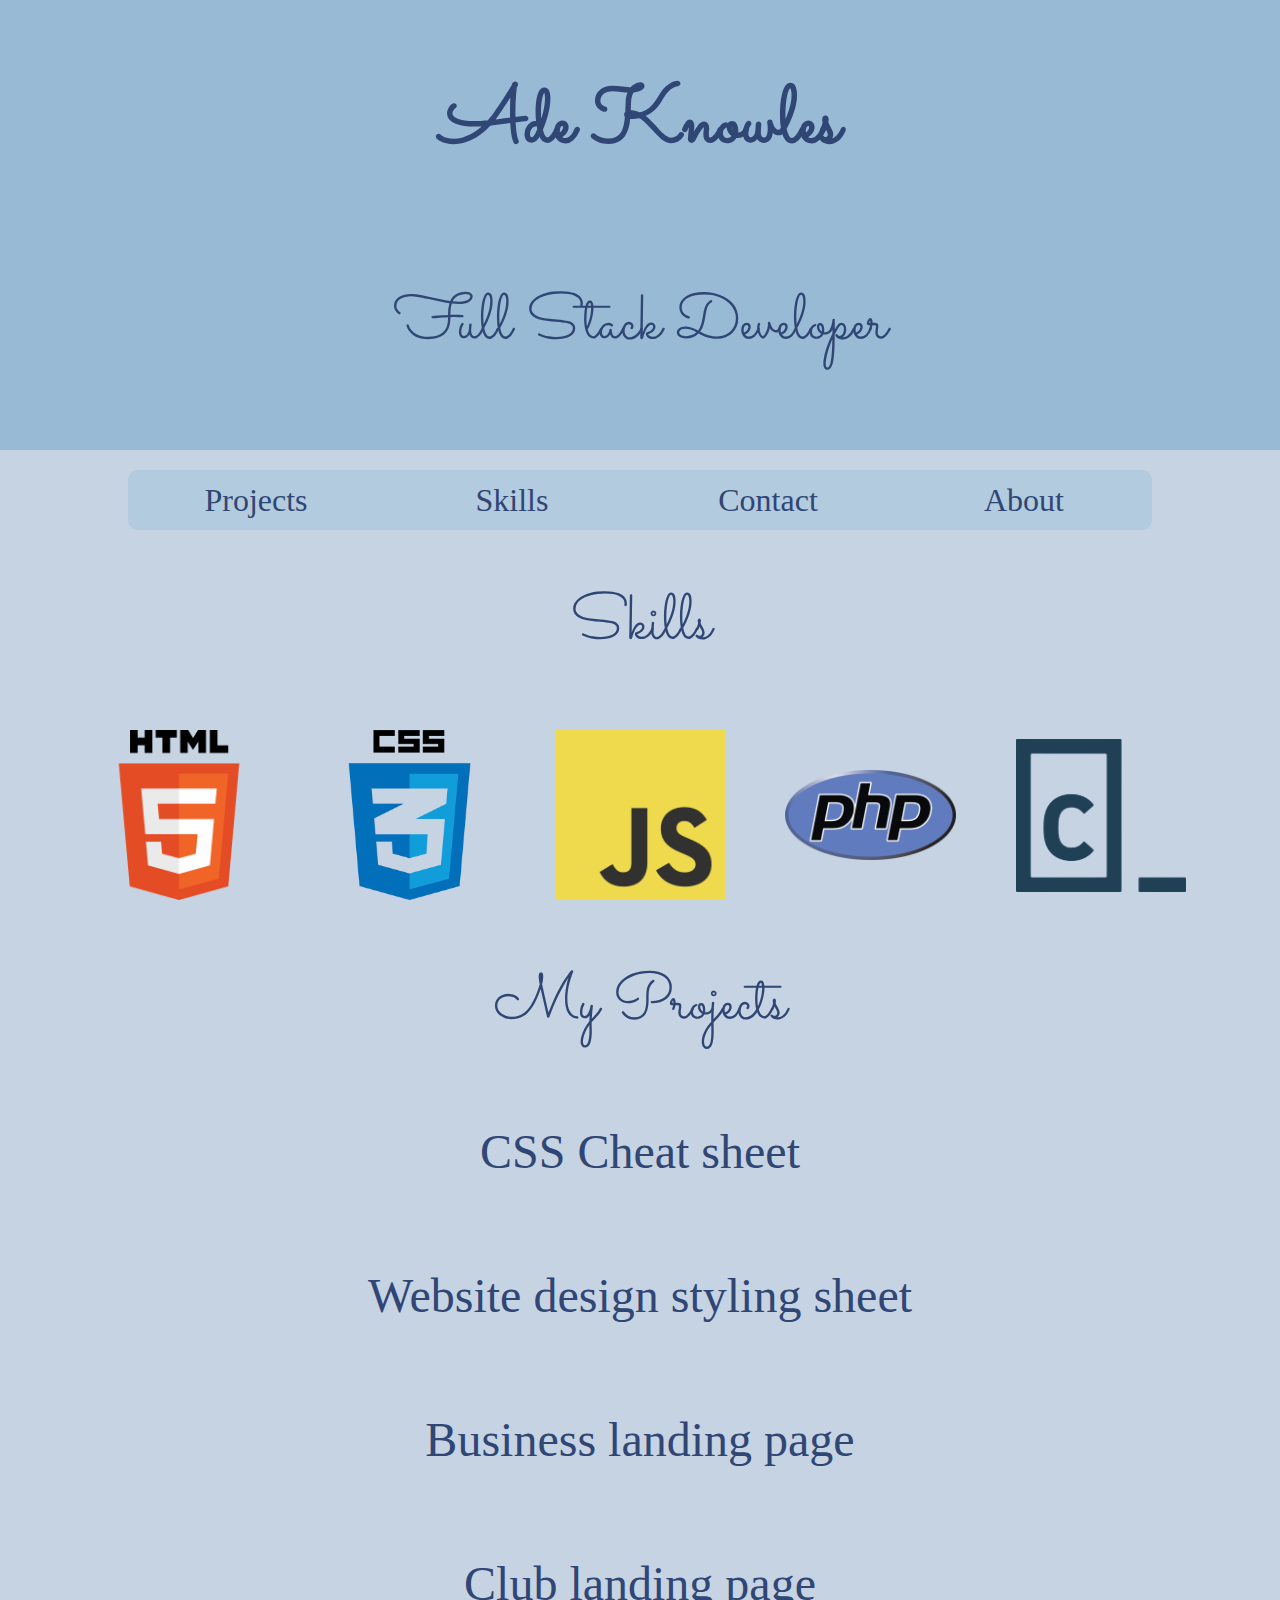
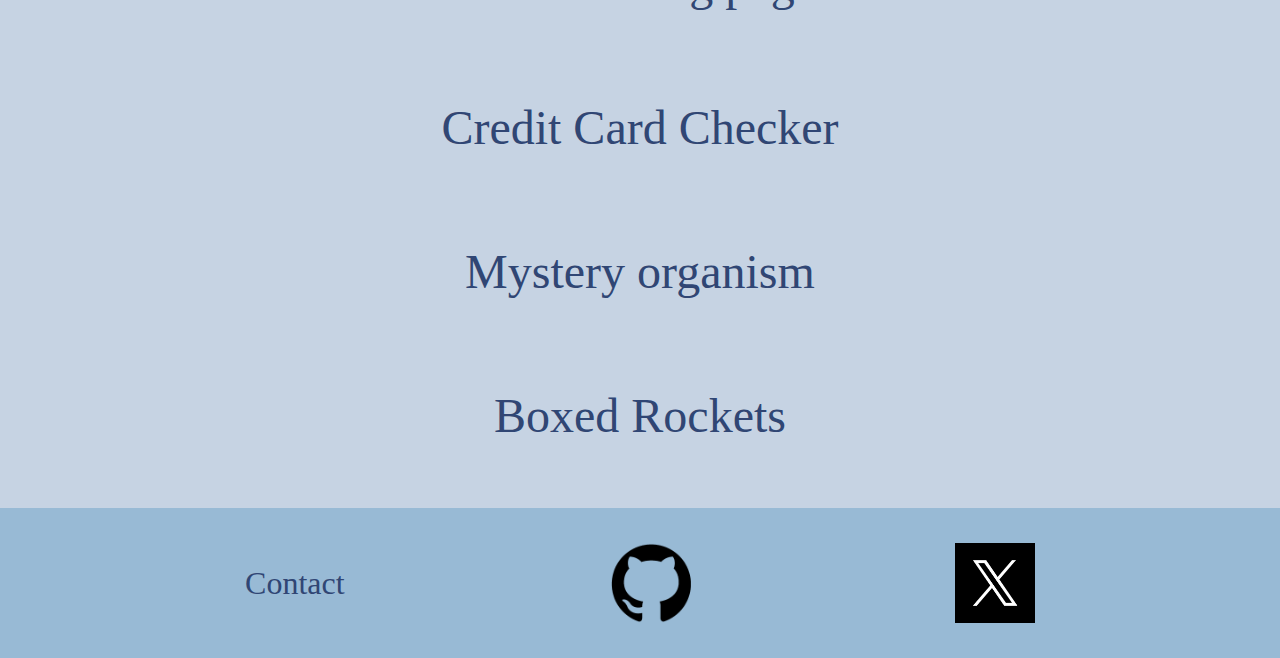
<file: index.html>
<!DOCTYPE html>
<html lang="en">
<head>
  <meta charset="UTF-8">
  <meta name="viewport" content="width=device-width, initial-scale=1.0">
  <title>Ade Knowles || Developer</title>
  <link href="./css/reset.css" rel="stylesheet">
  <link href="./css/styles.css" rel="stylesheet">
  <link rel="preconnect" href="https://fonts.googleapis.com">
  <link rel="preconnect" href="https://fonts.gstatic.com" crossorigin>
  <link href="https://fonts.googleapis.com/css2?family=Inria+Sans:ital,wght@0,300;0,400;0,700;1,300;1,400;1,700&family=Sacramento&display=swap" rel="stylesheet">
  <script src="./scripts/main.js" defer></script>
</head>
<body>
  <header>
    <h1>Ade Knowles</h1>
    <h2>Full Stack Developer</h2>
  </header>
  <nav>
    <ul>
      <li>
        <a href="#projects" id="nav-projects">Projects</a>
      </li>
      <li>
        <a href="#language" id="nav-skills">Skills</a>
      </li>
      <li>
        <a href="./contact/index.html" id="nav-contact">Contact</a>
      </li>
      <li>
        <a href="#" id="nav-about">About</a>
      </li>
    </ul>
  </nav>
  <section id="language">
    <h2>Skills</h2>
    <ul>
      <li id="html"> 
        <img src="./images/HTML5_logo-700x700.png" alt="HTML5 logo linking to all my projects using HTML5">
      </li>
      <li id="css">
        <img src="./images/CSS3_Logo_full-700x988.png" alt="CSS3 logo linking to all my projects using CSS">
      </li>
      <li id="javascript">
        <img src="./images/JavaScript_Logo-700x700.png" alt="JavaScript logo linking to all my projects using JS">
      </li>
      <li id="php">
        <img src="./images/PHP_logo-700x368.png" alt="PHP logo linking to all my projects using PHP">
      </li>
      <li id="codecademy">
        <img src="./images/Codecademy_Logo-700x629.png" alt="Codecademy logo linking to all my projects built whilst learning through Codecademy">
      </li>
    </ul>
  </section>
  <section id="projects">
    <h2>My Projects</h2>
    <ul>
      <li class="project html css codecademy">
        <a href="./codecademy/projects/cheat-sheet/index.html" target="_blank">CSS Cheat sheet</a>
      </li>
      <li class="project html css codecademy">
        <a href="./codecademy/projects/website-design-system-starting/index.html" target="_blank">Website design styling sheet</a>
      </li>
      <li class="project html css codecademy">
        <a href="./codecademy/projects/flexbox-business-site-starting/index.html" target="_blank">Business landing page</a>
      </li>
      <li class="project html css codecademy">
        <a href="./codecademy/projects/club-starting/index.html" target="_blank">Club landing page</a>
      </li>
      <li class="project js codecademy">
        <a href="./codecademy/projects/credit-card-checker/main.js" target="_blank">Credit Card Checker</a>
      </li>
      <li class="project js codecademy">
        <a href="./codecademy/projects/mystery-organism/main.js" target="_blank">Mystery organism</a>
      </li>
      <li class="project html css js php">
        <a href="https://www.boxedrockets.co.uk" target="_blank">Boxed Rockets</a>
      </li>
    </ul>
  </section>
  <footer>
    <ul>
      <li>
        <a href="#" id="nav-contact">Contact</a>
      </li>
      <li>
        <a href="https://github.com/AdeKnowles/">
          <img src="./images/Github-Logo-Transparent-Background-PNG.png" alt="Github logo - linking to my github account">
        </a>
      </li>
      <li>
        <a href="https://twitter.com/?lang=en-gb">
          <img src="./images/X_Logo_account_profile.png" alt="X logo (previously twitter) - linking to X">
        </a>
      </li>
    </ul>
  </footer>
</body>
</html>
</file>
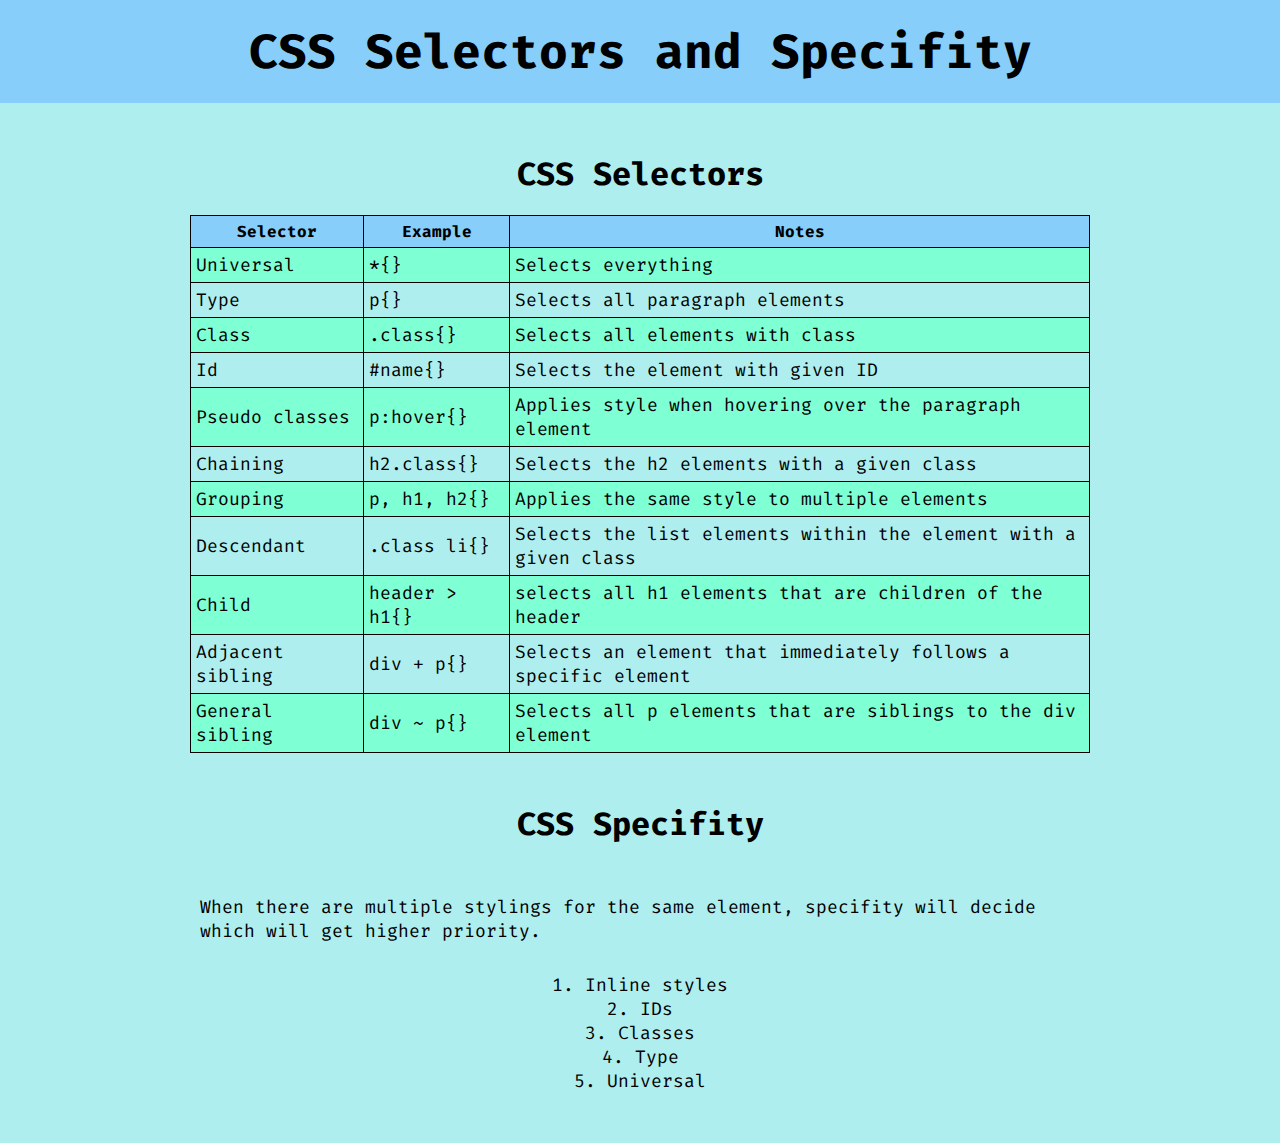
<file: codecademy/projects/cheat-sheet/index.html>
<!DOCTYPE html>
<html lang="en">
<head>
    <meta charset="UTF-8">
    <meta name="viewport" content="width=device-width, initial-scale=1.0">
    <title>CSS Cheat Sheet: Selectors and Specifity</title>
    <link href="styles.css" rel="stylesheet">
    <link rel="preconnect" href="https://fonts.googleapis.com">
    <link rel="preconnect" href="https://fonts.gstatic.com" crossorigin>
    <link href="https://fonts.googleapis.com/css2?family=Fira+Code:wght@300;400;700&display=swap" rel="stylesheet">
</head>
<body>
    <header>
        <h1>CSS Selectors and Specifity</h1>
    </header>
    <main>
        <section>
            <h2>CSS Selectors</h2>
            <table>
                <thead>
                    <tr>
                        <th>Selector</th>
                        <th>Example</th>
                        <th>Notes</th>
                    </tr>
                    <tr>
                        <td>Universal</td>
                        <td>*{}</td>
                        <td>Selects everything</td>
                    </tr>
                    <tr>
                        <td>Type</td>
                        <td>p{}</td>
                        <td>Selects all paragraph elements</td>
                    </tr>
                    <tr>
                        <td>Class</td>
                        <td>.class{}</td>
                        <td>Selects all elements with class</td>
                    </tr>
                    <tr>
                        <td>Id</td>
                        <td>#name{}</td>
                        <td>Selects the element with given ID</td>
                    </tr>
                    <tr>
                        <td>Pseudo classes</td>
                        <td>p:hover{}</td>
                        <td>Applies style when hovering over the paragraph element</td>
                    </tr>
                    <tr>
                        <td>Chaining</td>
                        <td>h2.class{}</td>
                        <td>Selects the h2 elements with a given class</td>
                    </tr>
                    <tr>
                        <td>Grouping</td>
                        <td>p, h1, h2{}</td>
                        <td>Applies the same style to multiple elements</td>
                    </tr>
                    <tr>
                        <td>Descendant</td>
                        <td>.class li{}</td>
                        <td>Selects the list elements within the element with a given class</td>
                    </tr>
                    <tr>
                        <td>Child</td>
                        <td>header > h1{}</td>
                        <td>selects all h1 elements that are children of the header</td>
                    </tr>
                    <tr>
                        <td>Adjacent sibling</td>
                        <td>div + p{}</td>
                        <td>Selects an element that immediately follows a specific element</td>
                    </tr>
                    <tr>
                        <td>General sibling</td>
                        <td>div ~ p{}</td>
                        <td>Selects all p elements that are siblings to the div element</td>
                    </tr>
                </thead>
            </table>
        </section>
        <section>
            <h2>CSS Specifity</h2>
            <p>When there are multiple stylings for the same element, specifity will decide which will get higher priority.</p>
            <ol>
                <li>Inline styles</li>
                <li>IDs</li>
                <li>Classes</li>
                <li>Type</li>
                <li>Universal</li>
            </ol>
        </section>
    </main>
</body>
</html>
</file>
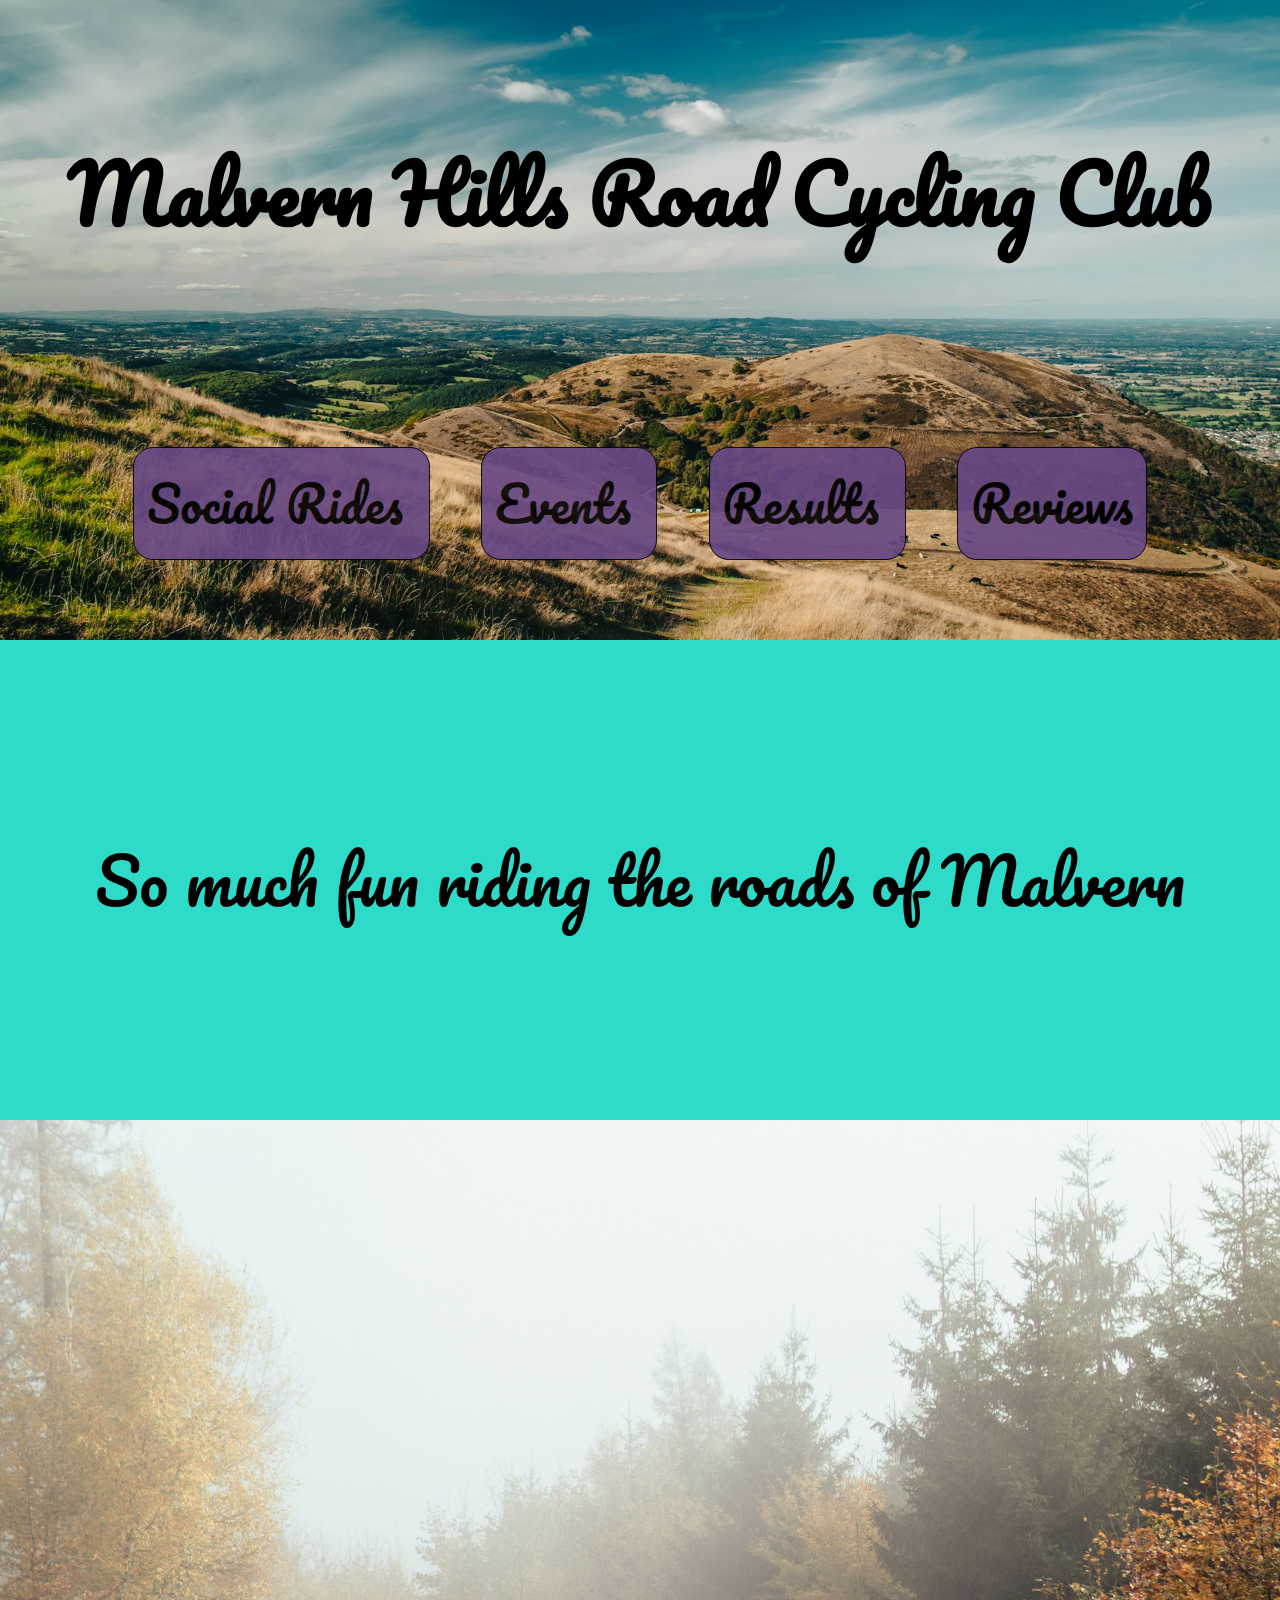
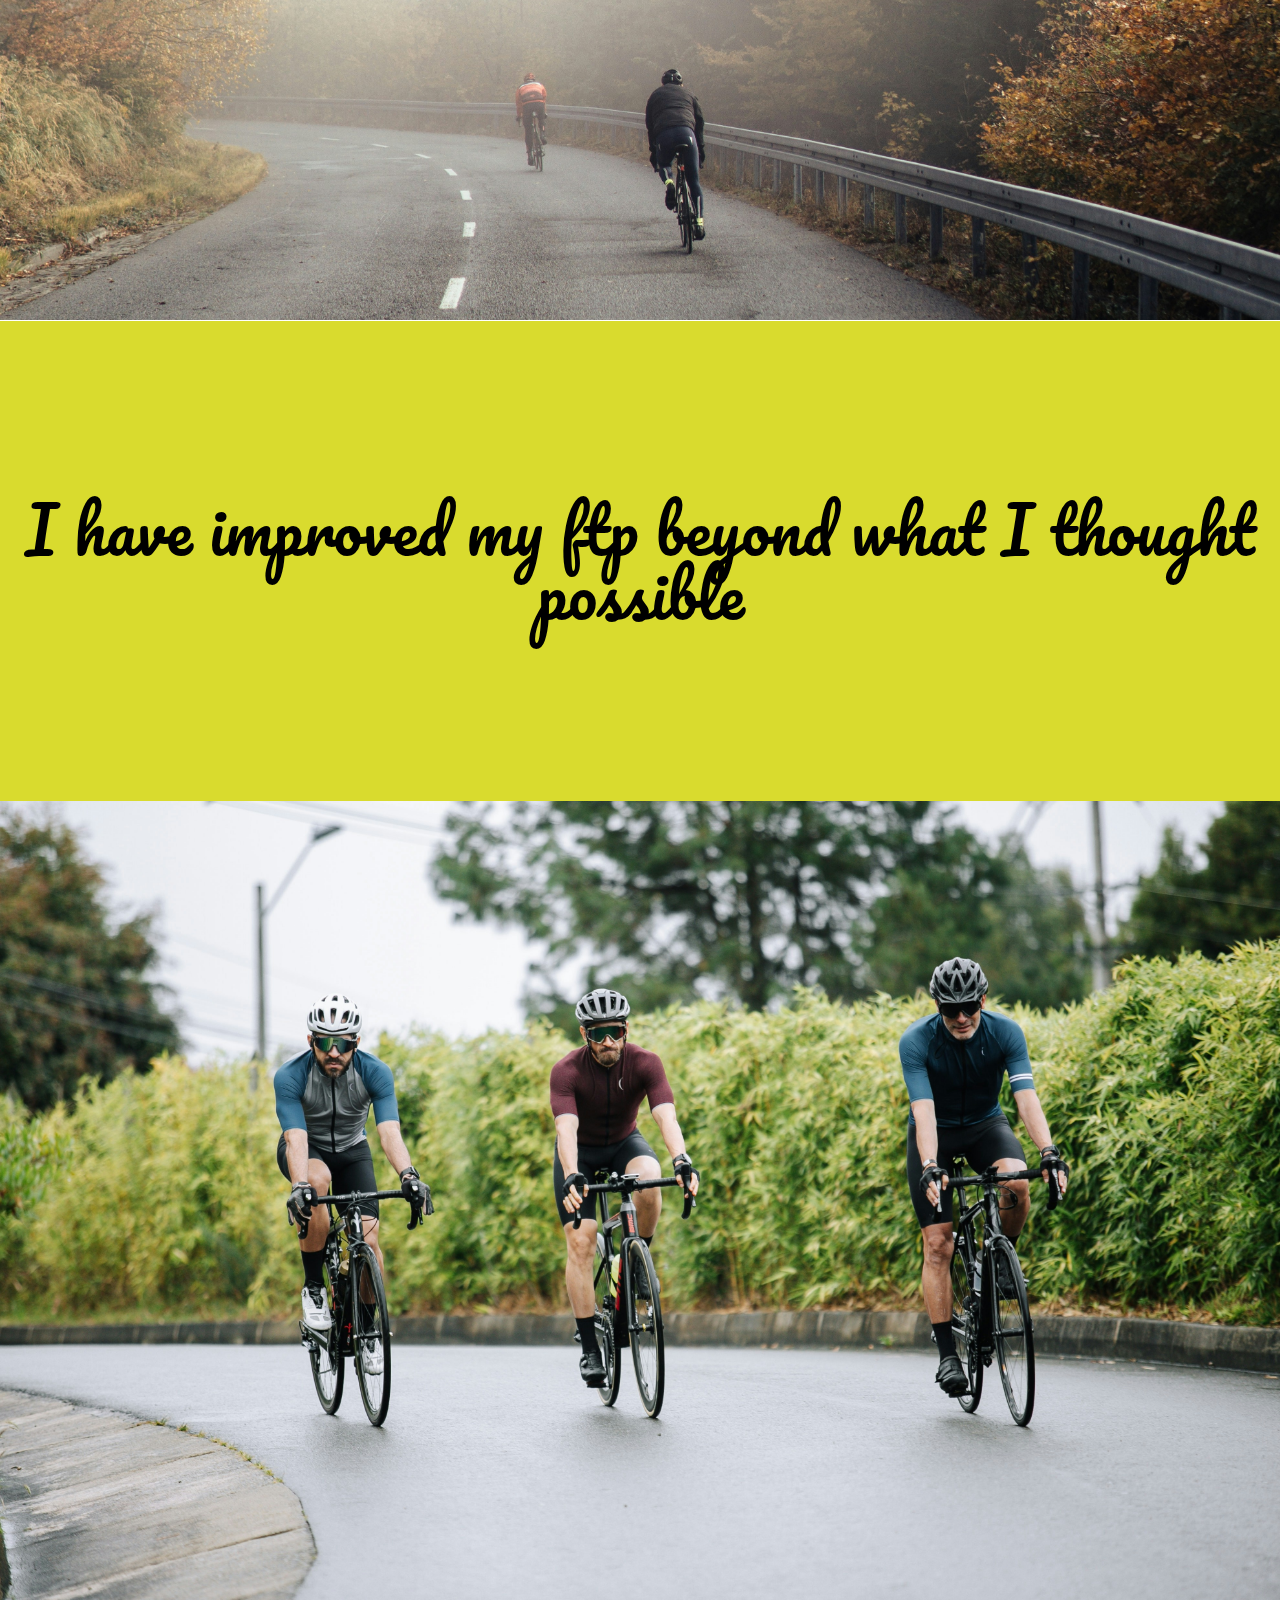
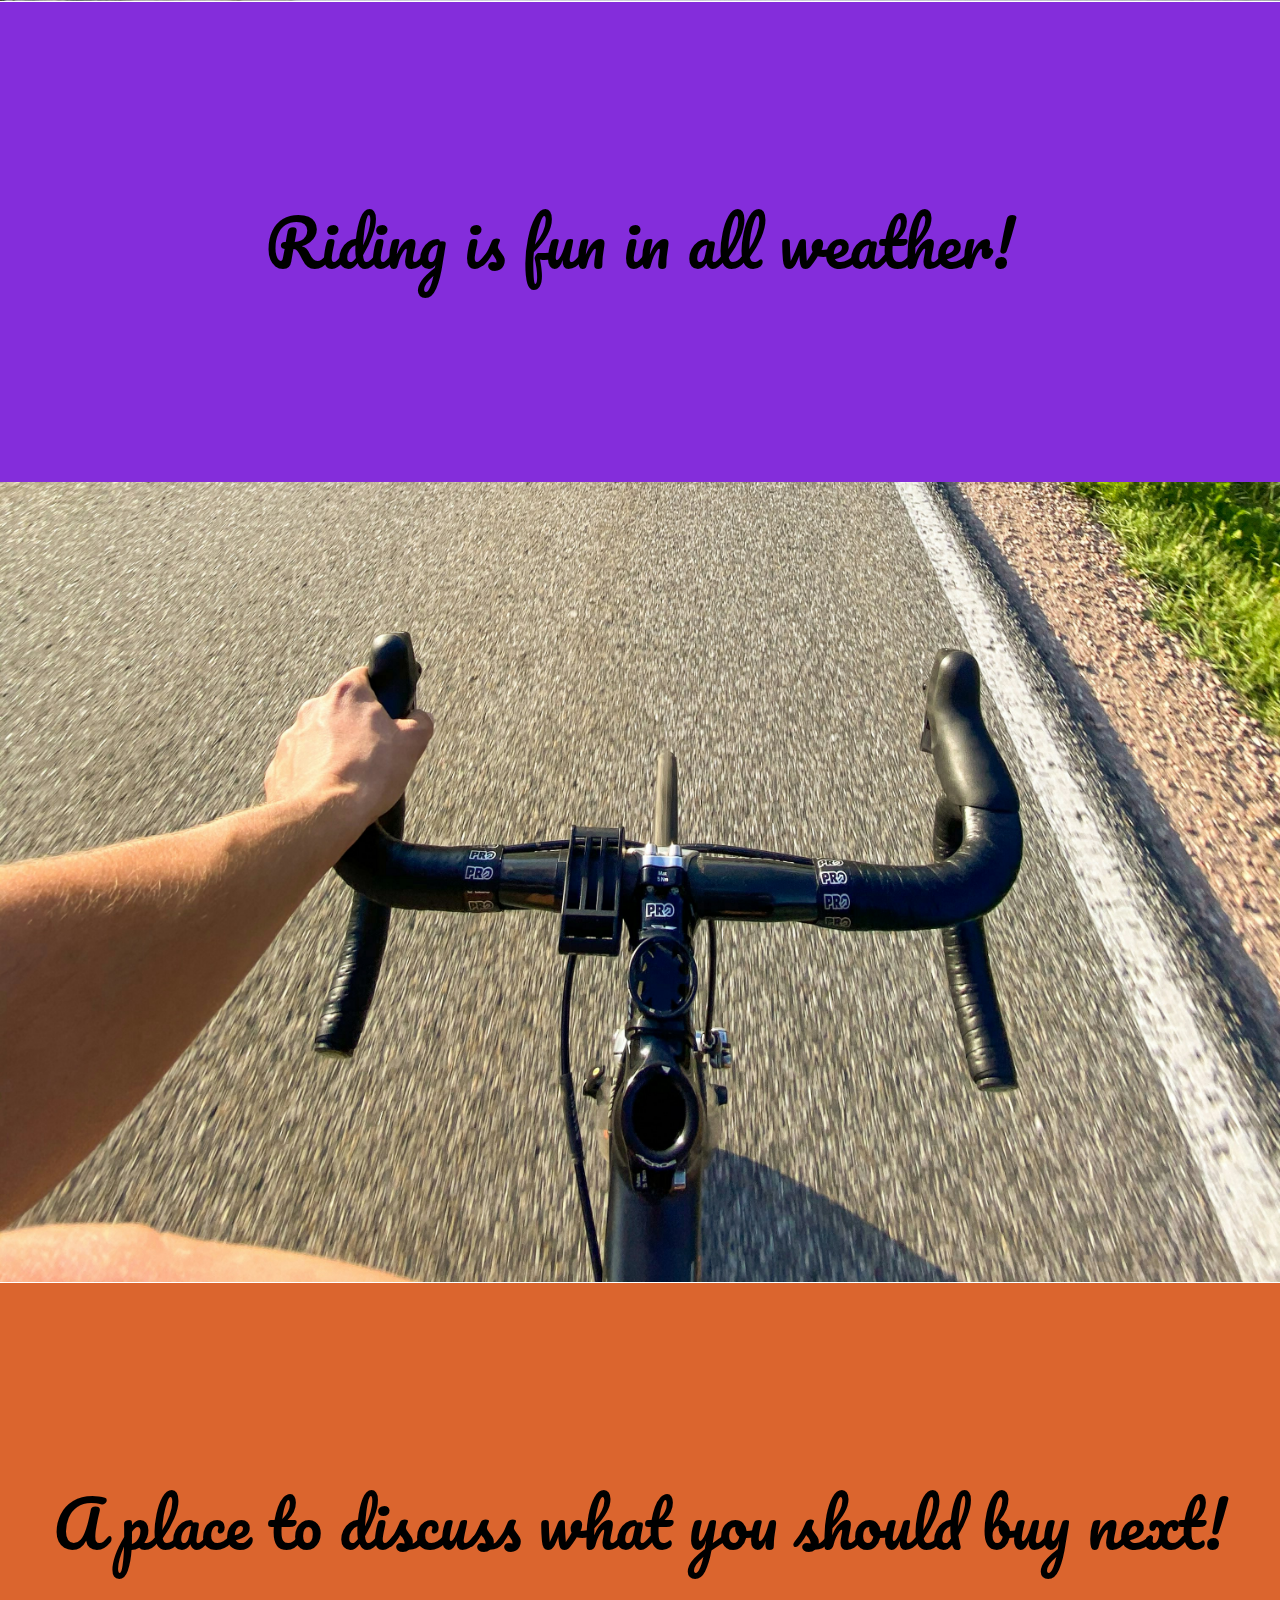
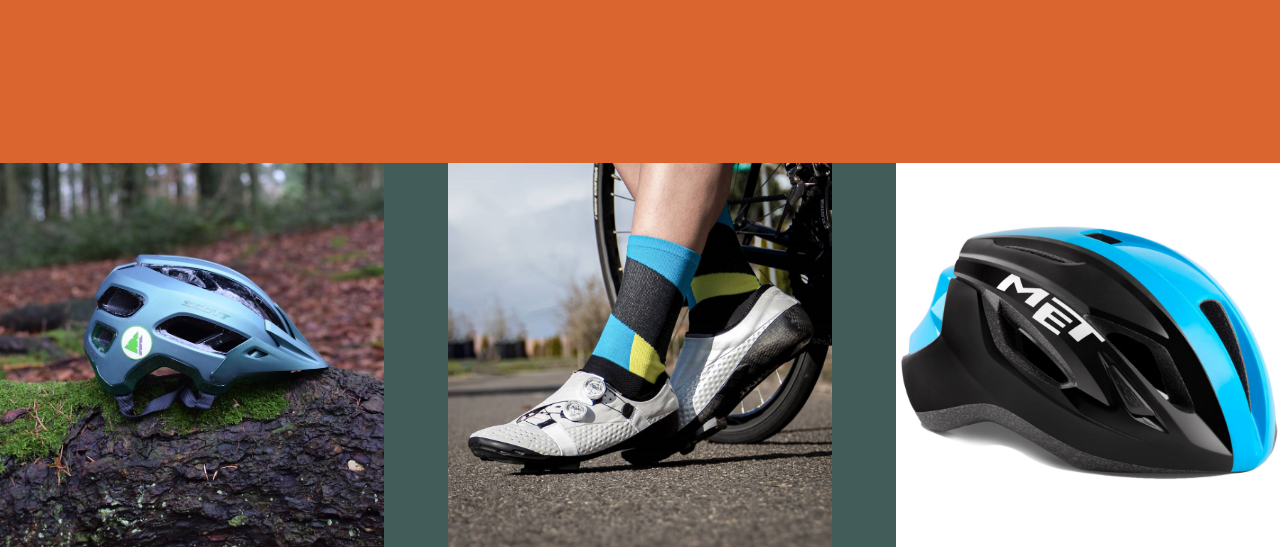
<file: codecademy/projects/club-starting/index.html>
<!DOCTYPE html>
<html lang="en">
<head>
    <meta charset="UTF-8">
    <meta name="viewport" content="width=device-width, initial-scale=1.0">
    <title>Malvern Hills Road Cycling Club</title>
    <link href="./reset.css" rel="stylesheet">
    <link href="./styles.css" rel="stylesheet">
    <link rel="preconnect" href="https://fonts.googleapis.com">
    <link rel="preconnect" href="https://fonts.gstatic.com" crossorigin>
    <link href="https://fonts.googleapis.com/css2?family=Pacifico&display=swap" rel="stylesheet">
</head>
<body>
    <header>
        <h1>Malvern Hills Road Cycling Club</h1>
        <nav>
            <ul>
                <li>
                    <a href="#">Social Rides</a>
                </li>
                <li>
                    <a href="#">Events</a>
                </li>
                <li>
                    <a href="#">Results</a>
                </li>
                <li>
                    <a href="#">Reviews</a>
                </li>
            </ul>
        </nav>
    </header>
    <main>
        <section id="cycling">
            <h2 class="road1">So much fun riding the roads of Malvern</h2>
            <img src="./images/road1.jpg" class="road-img1">
            <h2 class="road2">I have improved my ftp beyond what I thought possible</h2>
            <img src="./images/road2.jpg" class="road-img2">
            <h2 class="road3">Riding is fun in all weather!</h2>
            <img src="./images/road3.jpg" class="road-img3">
        </section>
        <section id="reviews">
            <h2 class="review">A place to discuss what you should buy next!</h2>
            <img src="./images/bicycle-helmet.jpg" class="review-img">
            <img src="./images/shoes.jpg" class="review-img">
            <img src="./images/bike-helmet.jpg" class="review-img">
        </section>
    </main>
</body>
</html>
</file>
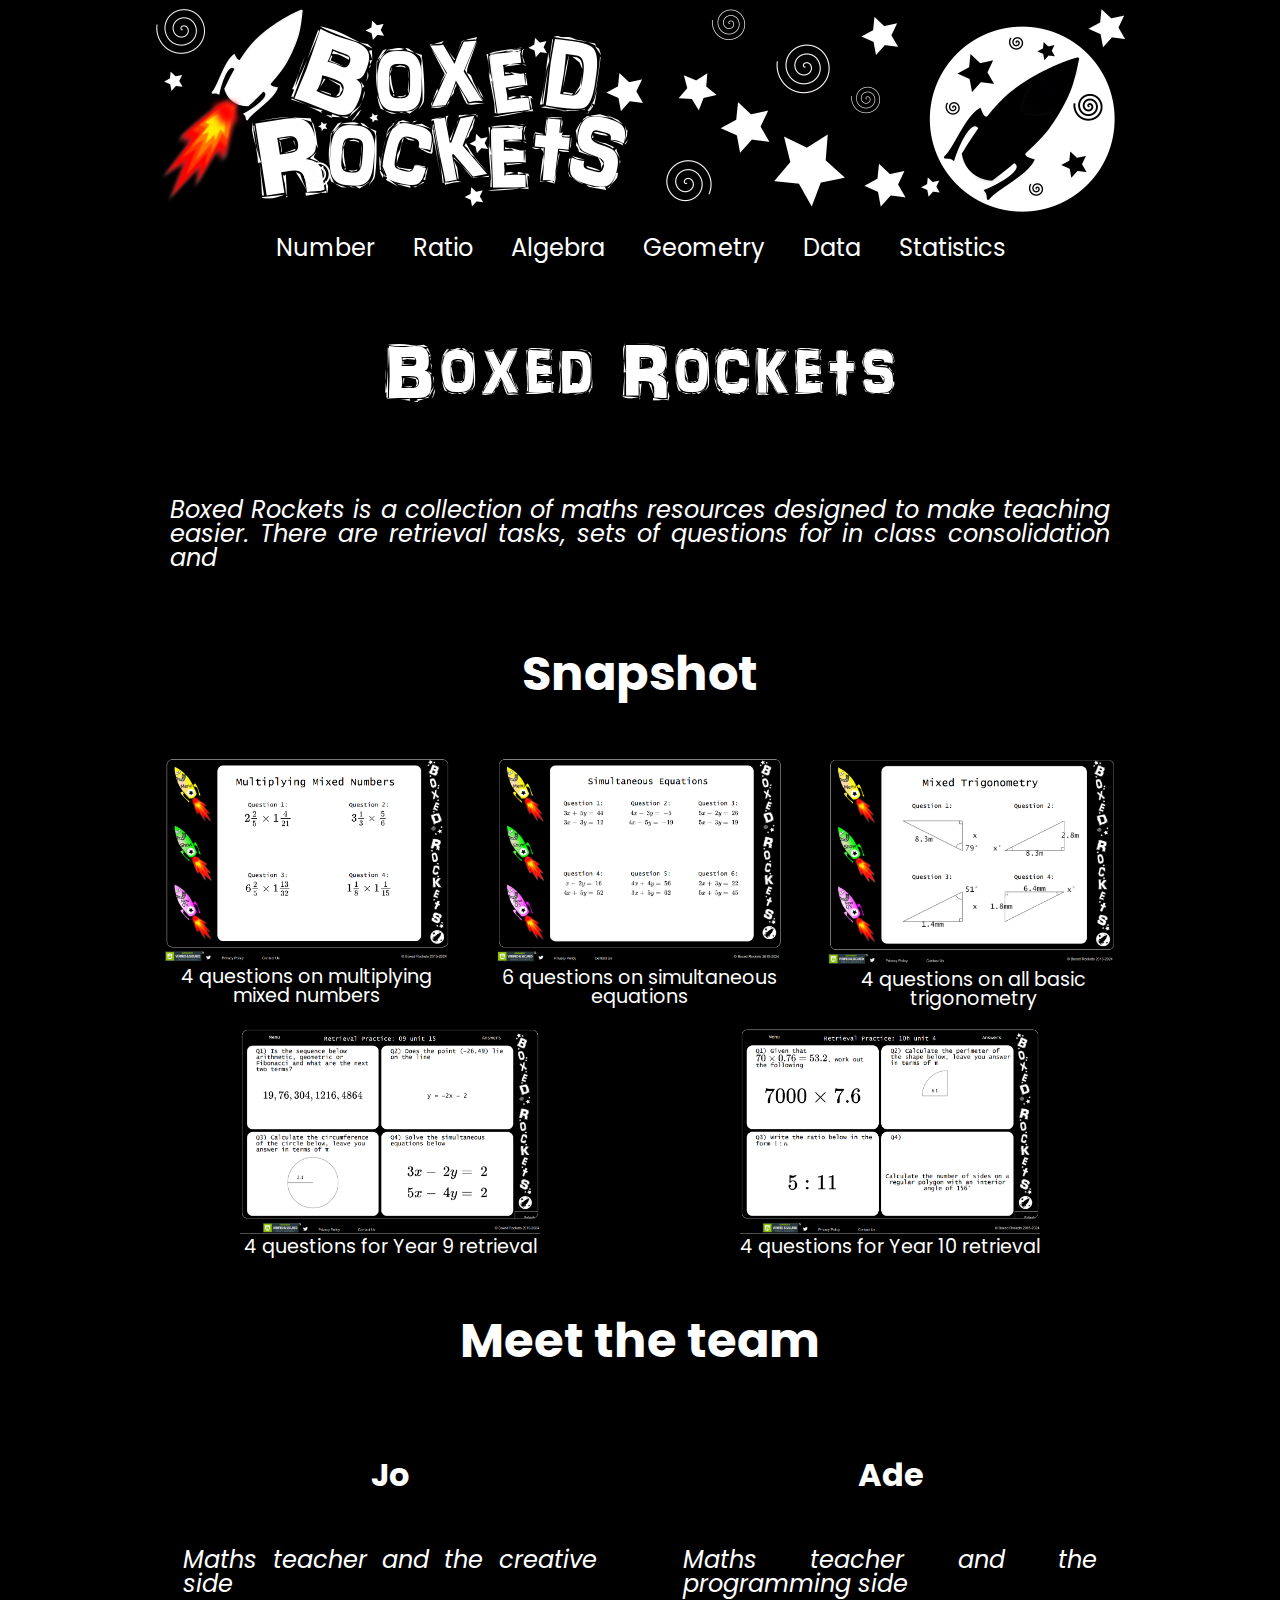
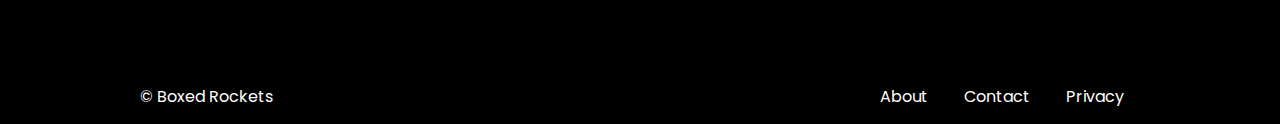
<file: codecademy/projects/flexbox-business-site-starting/index.html>
<!DOCTYPE html>
<html lang="en">
<head>
  <meta charset="UTF-8">
  <meta name="viewport" content="width=device-width, initial-scale=1.0">
  <link rel="shortcut icon" href="./64favicon.ico" type="image/x-icon">
  <link href="./resources/css/reset.css" rel="stylesheet">
  <link href="./resources/css/styles.css" rel="stylesheet">
  <link rel="preconnect" href="https://fonts.googleapis.com">
  <link rel="preconnect" href="https://fonts.gstatic.com" crossorigin>
  <link href="https://fonts.googleapis.com/css2?family=Poppins:ital,wght@0,100;0,200;0,300;0,400;0,500;0,600;0,700;0,800;0,900;1,100;1,200;1,300;1,400;1,500;1,600;1,700;1,800;1,900&display=swap" rel="stylesheet">
  <title>Boxed Rockets: maths resources for the classroom</title>
</head>
<body>
  <header>
    <img src="./resources/images/header.png" alt="Boxed Rockets: ideas to rocket up your classroom">
    <nav class="desktop">
      <ul>
        <li>
          <a href="#">Number</a>
        </li>
        <li>
          <a href="#">Ratio</a>
        </li>
        <li>
          <a href="#">Algebra</a>
        </li>
        <li>
          <a href="#">Geometry</a>
        </li>
        <li>
          <a href="#">Data</a>
        </li>
        <li>
          <a href="#">Statistics</a>
        </li>
      </ul>
    </nav>
    <nav class="mobile">
      <ul>
        <li>
          <a href="#">N</a>
        </li>
        <li>
          <a href="#">R</a>
        </li>
        <li>
          <a href="#">A</a>
        </li>
        <li>
          <a href="#">G</a>
        </li>
        <li>
          <a href="#">D</a>
        </li>
        <li>
          <a href="#">S</a>
        </li>
      </ul>
    </nav>
  </header>
  <main>
    <section id="about">
      <h1>Boxed Rockets</h1>
      <p>Boxed Rockets is a collection of maths resources designed to make teaching easier. There are retrieval tasks, sets of questions for in class consolidation and </p>
    </section>
    <section id="preview">
      <h2>Snapshot</h2>
      <div class="preview top left">
        <img src="./resources/images/sample-image-1.png" alt="Example of multiplying mixed numbers">
        <h3>4 questions on multiplying mixed numbers</h3>
      </div>
      <div class="preview top middle">
        <img src="./resources/images/sample-image-2.png" alt="Example of simultaneous equations">
        <h3>6 questions on simultaneous equations</h3>
      </div>
      <div class="preview top right">
        <img src="./resources/images/sample-image-3.png" alt="Example of trigonometry">
        <h3>4 questions on all basic trigonometry</h3>
      </div>
      <div class="preview bottom left">
        <img src="./resources/images/sample-image-4.png" alt="Example of Key Stage 3 retrieval">
        <h3>4 questions for Year 9 retrieval</h3>
      </div>
      <div class="preview bottom right">
        <img src="./resources/images/sample-image-5.png" alt="Example of Key Stage 4 retrieval">
        <h3>4 questions for Year 10 retrieval</h3>
      </div>
    </section>
    <section id="about">
      <h2>Meet the team</h2>
      <div class="about jo">
        <h3>Jo</h3>
        <p>Maths teacher and the creative side</p>
      </div>
      <div class="about ade">
        <h3>Ade</h3>
        <p>Maths teacher and the programming side</p>
      </div>
    </section>
  </main>
  <footer>
    <p>&#169; Boxed Rockets</p>
    <ul>
      <li>
        <a href="#">About</a>
      </li>
      <li>
        <a href="#">Contact</a>
      </li>
      <li>
        <a href="#">Privacy</a>
      </li>
    </ul>
  </footer>
</body>
</html>
</file>
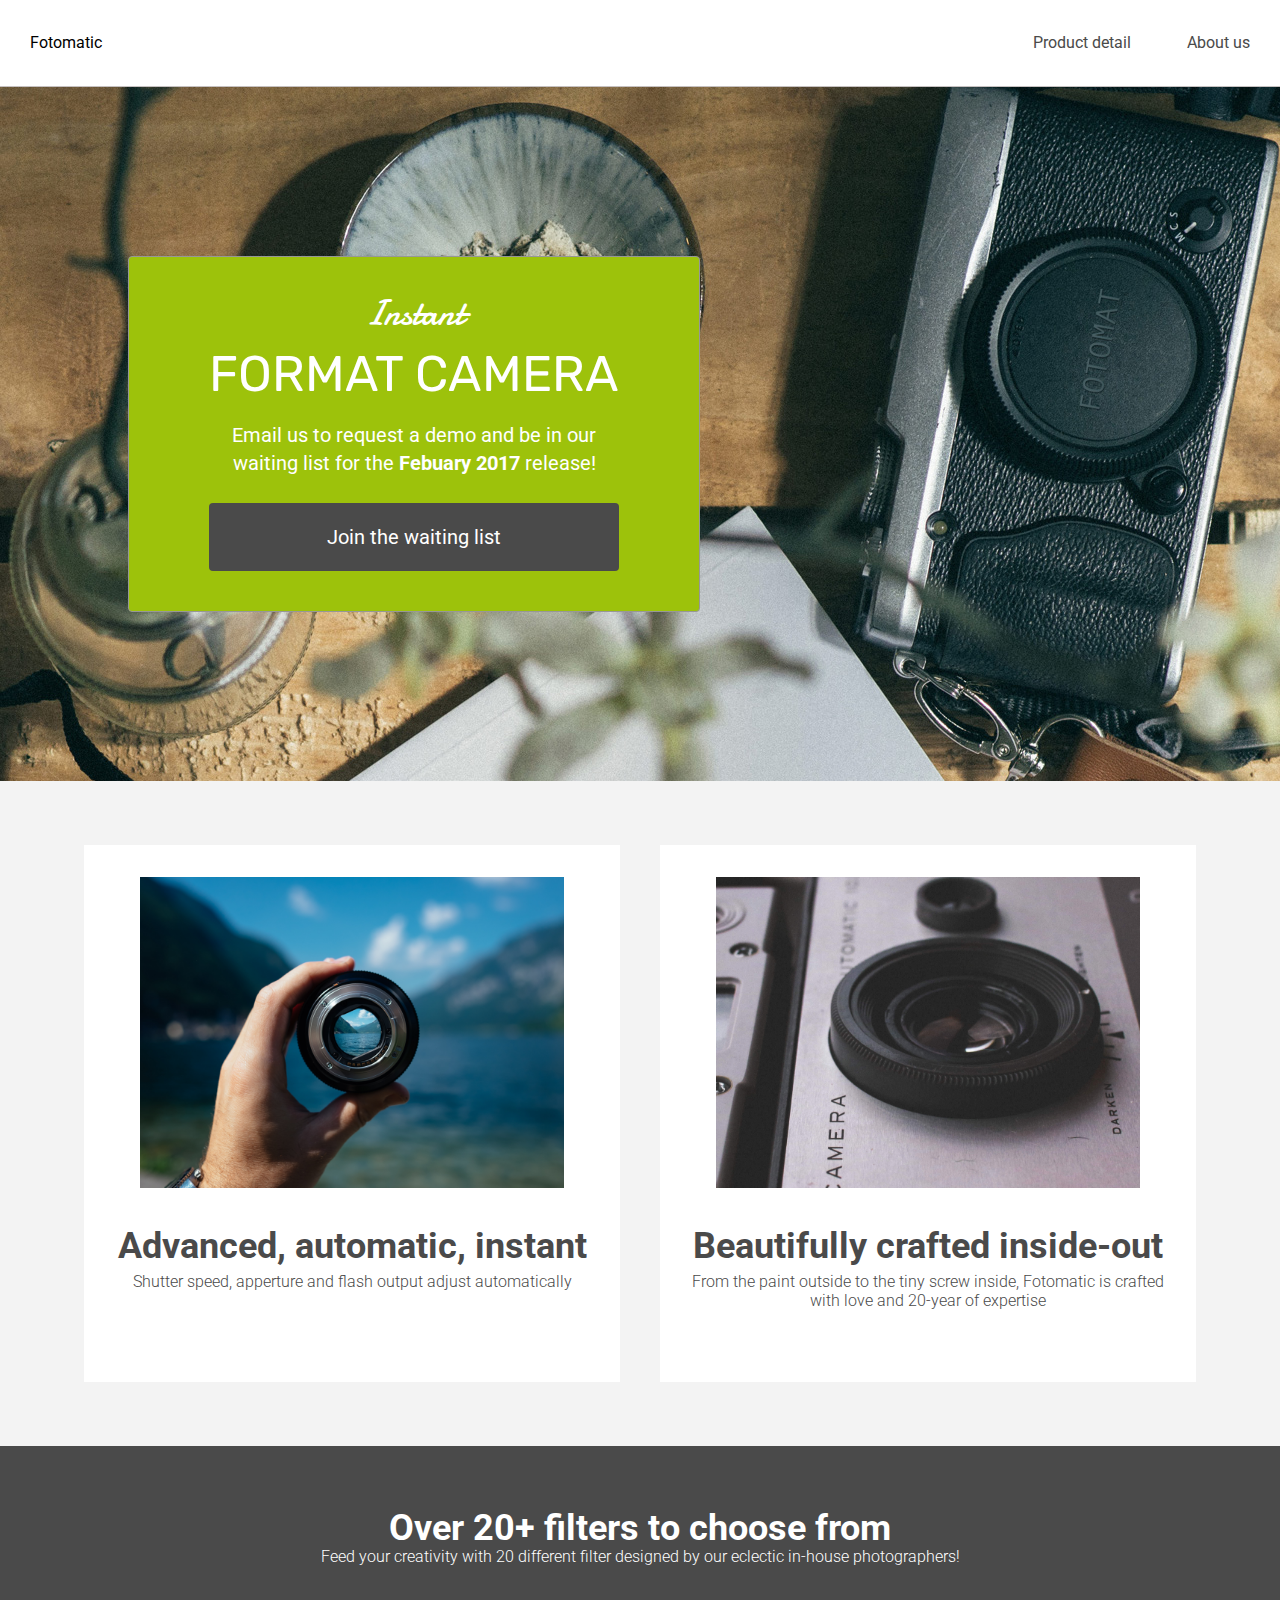
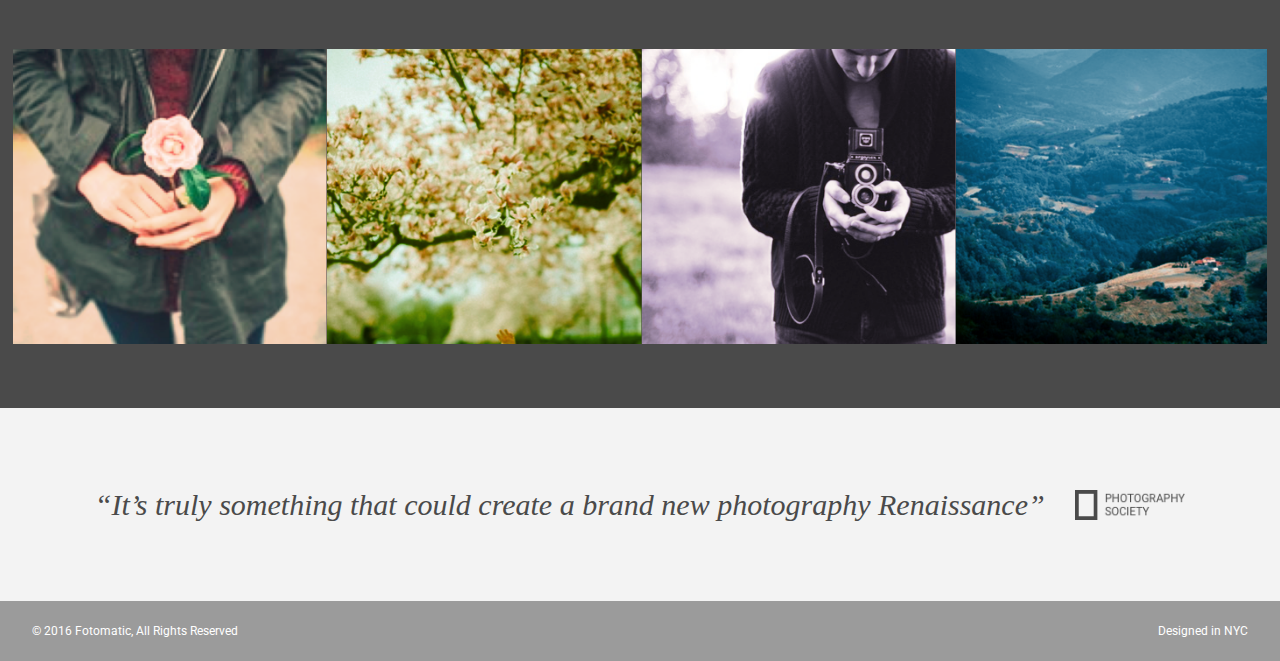
<file: codecademy/projects/fotomatic/index.html>
<!DOCTYPE html>
<html>
<head>
  <link href="https://fonts.googleapis.com/css?family=Damion" rel="stylesheet">
  <link href="https://fonts.googleapis.com/css?family=Rubik" rel="stylesheet">
  <link href="https://fonts.googleapis.com/css?family=Roboto:300,400,600,700" rel="stylesheet">
  <link rel="stylesheet" href="./resources/css/reset.css">
  <link rel="stylesheet" href="./resources/css/style.css">
  <meta charset="UTF-8">
  <meta name="viewport" content="width=device-width, initial-scale=1">
</head>
<body>
  <!-- Header -->
  <header>
    <div class="content">
      <a href="index.html" class="desktop logo">Fotomatic</a>
      <nav class="desktop">
        <ul>
          <li><a href="#">Product detail</a></li>
          <li><a href="#">About us</a></li>
          <li><a href="https://www.instagram.com/">Follow us <img class="icon" src="./resources/images/instagram.png"></a></li>
        </ul>
      </nav>
      <nav class="mobile">
        <ul>
          <li><a href="#"><img src="./resources/images/ic-logo.svg"></a></li>
          <li><a href="#"><img src="./resources/images/ic-product-detail.svg"></a></li>
          <li><a href="#"><img src="./resources/images/ic-about-us.svg"></a></li>
          <li><a href="#" class="button">Join us</a></li>
        </ul>
      </nav>
    </div>
  </header>

  <!-- Main Content -->
  <div class="main-content">

    <!-- Sign Up Section -->
    <div id="sign-up-section" class="banner">
      <div id="sign-up-cta">
        <div class="content center">
          <div class="header">
            <h2 class="cursive">Instant</h2>
            <h1 class="striking">FORMAT CAMERA</h1>
          </div>
          <div class="email">
            <span>
              Email us to request a demo and be in our waiting list for the <strong>Febuary 2017</strong> release!
            </span>
            <div class="button">Join the waiting list</div>
          </div>
        </div>
      </div>
    </div>

    <!-- Features Section -->
    <div id="features-section">
      <div class="feature">
        <div class="center">
          <div class="image-container">
            <img src="./resources/images/feature-1.png" />
          </div>
          <div class="content">
            <h2>Advanced, automatic, instant</h2>
            <h3>Shutter speed, apperture and flash output adjust automatically</h3>
          </div>
        </div>
      </div>
      <div class="feature">
        <div class="center">
          <div class="image-container">
            <img src="./resources/images/feature-2.png" />
          </div>
          <div class="content">
            <h2>Beautifully crafted inside-out</h2>
            <h3>From the paint outside to the tiny screw inside, Fotomatic is crafted with love and 20-year of expertise</h3>
          </div>
        </div>
      </div>
    </div>

    <!-- Filters Section -->
    <div id="filters-section">
      <div class="content center">
        <h2>Over 20+ filters to choose from</h2>
        <h3>Feed your creativity with 20 different filter designed by our eclectic in-house photographers!</h3>
      </div>
      <div class="images-container">
        <div class="image-container">
          <img src="./resources/images/filter-1.png" />
        </div>
        <div class="image-container">
          <img src="./resources/images/filter-2.png" />
        </div>
        <div class="image-container">
          <img src="./resources/images/filter-3.png" />
        </div>
        <div class="image-container extra">
          <img src="./resources/images/filter-4.png" />
        </div>
      </div>
    </div>

    <!-- Quotes Section -->
    <div id="quotes-section">
      <div class="content center">
        <span class="quote">“It’s truly something that could create a brand new photography Renaissance”</span>
        <img class="quote-citation" src="./resources/images/photography-logo.png" />
      </div>
    </div>

    <!-- Footer -->
    <footer>
      <div class="content">
        <span class="copyright">© 2016  Fotomatic, All Rights Reserved</span>
        <span class="location">Designed in NYC</span>
      </div>
    </footer>

  </div>
</body>
</html>
</file>
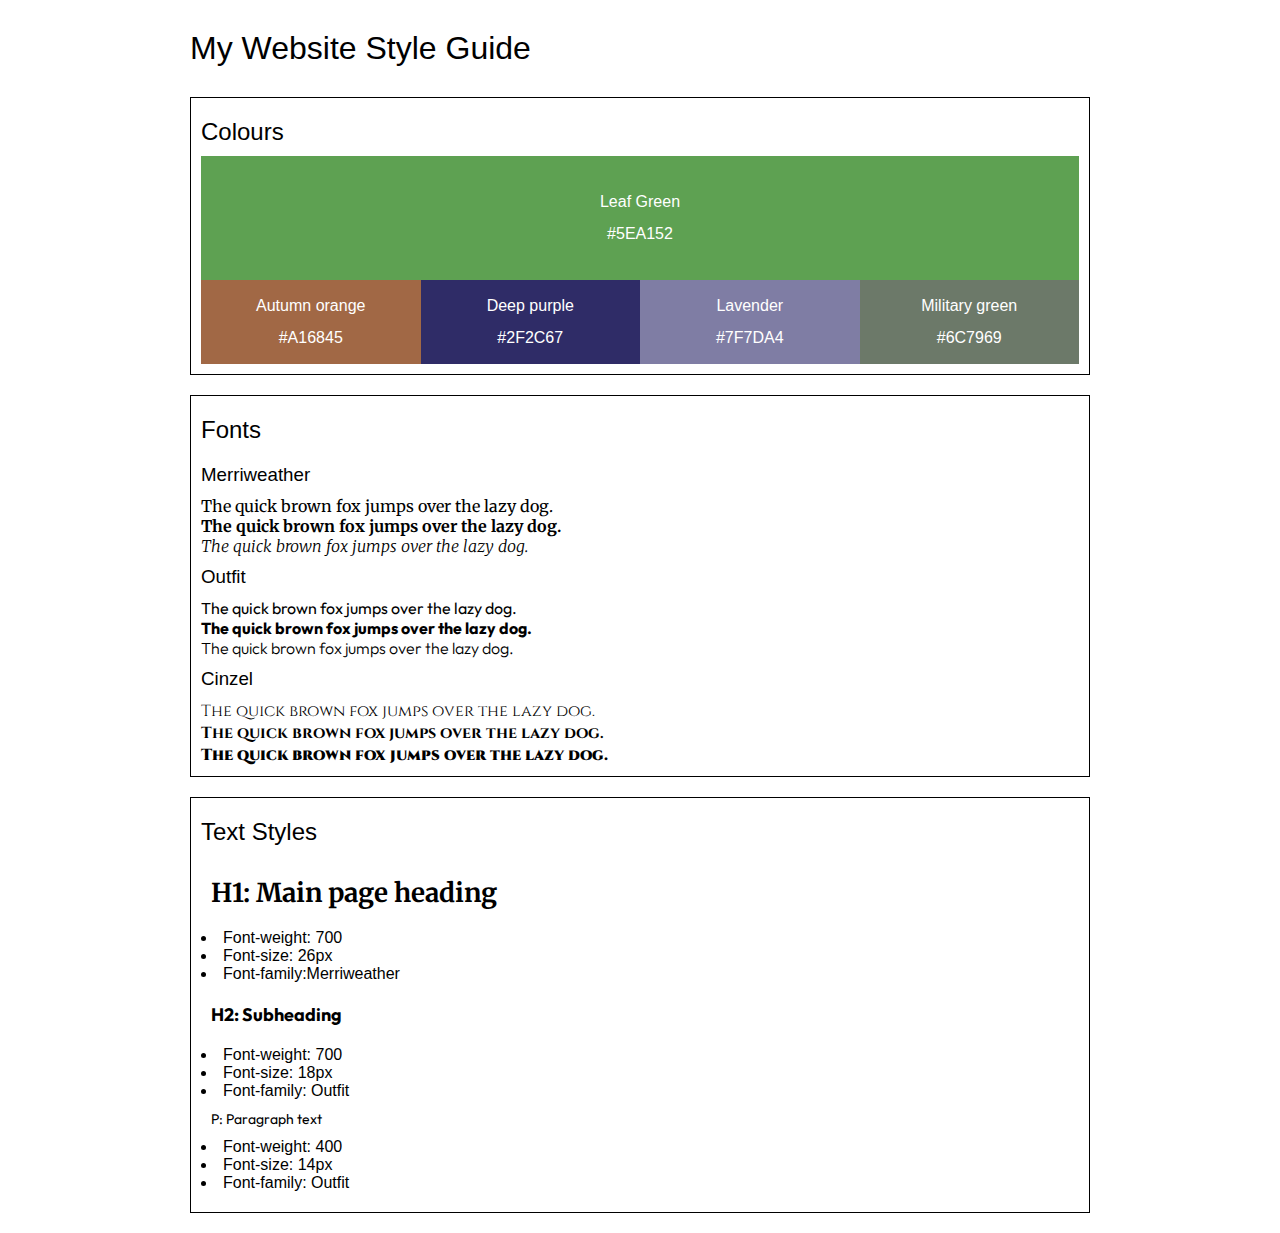
<file: codecademy/projects/website-design-system-starting/index.html>
<!DOCTYPE html>
<html lang="en">
    <head>
        <meta charset="UTF-8">
        <meta name="viewport" content="width=device-width, initial-scale=1.0">
        <title>Website style guide</title>
        <link rel="preconnect" href="https://fonts.googleapis.com">
        <link rel="preconnect" href="https://fonts.gstatic.com" crossorigin>
        <link href="https://fonts.googleapis.com/css2?family=Cinzel:wght@400;700;900&family=Merriweather:ital,wght@0,400;0,700;1,300&family=Outfit:wght@300;400;700&display=swap" rel="stylesheet">
        <link href="./styles.css" rel="stylesheet">
    </head>
    <body>
        <header>
            <h1>My Website Style Guide</h1>
        </header>
        <section class="colors">
            <h2>Colours</h2>
            <p class="main-color">Leaf Green<br>
            #5EA152</p>
            <p class="secondary-color orange">Autumn orange<br>
            #A16845</p><p class="secondary-color purple">Deep purple<br>
            #2F2C67</p><p class="secondary-color lavender">Lavender<br>
            #7F7DA4</p><p class="secondary-color green">Military green<br>
            #6C7969</p>
        </section>
        <section class="fonts">
            <h2>Fonts</h2>
            <div class="font">
                <h3>Merriweather</h3>
                <p class="mer1">The quick brown fox jumps over the lazy dog.</p>
                <p class="mer2">The quick brown fox jumps over the lazy dog.</p>
                <p class="mer3">The quick brown fox jumps over the lazy dog.</p>
            </div>
            <div class="font">
                <h3>Outfit</h3>
                <p class="out1">The quick brown fox jumps over the lazy dog.</p>
                <p class="out2">The quick brown fox jumps over the lazy dog.</p>
                <p class="out3">The quick brown fox jumps over the lazy dog.</p>
            </div>
            <div class="font">
                <h3>Cinzel</h3>
                <p class="cin1">The quick brown fox jumps over the lazy dog.</p>
                <p class="cin2">The quick brown fox jumps over the lazy dog.</p>
                <p class="cin3">The quick brown fox jumps over the lazy dog.</p>
            </div>
        </section>
        <section class="text-styles">
            <h2>Text Styles</h2>
            <h1>H1: Main page heading</h1>
            <ul>
                <li>Font-weight: 700</li>
                <li>Font-size: 26px</li>
                <li>Font-family:Merriweather</li>
            </ul>
            <h3>H2: Subheading</h3>
            <ul>
                <li>Font-weight: 700</li>
                <li>Font-size: 18px</li>
                <li>Font-family: Outfit</li>
            </ul>
            <p>P: Paragraph text</p>
            <ul>
                <li>Font-weight: 400</li>
                <li>Font-size: 14px</li>
                <li>Font-family: Outfit</li>
            </ul>
            <p class="text"></p>
        </section>
    </body>
</html>
</file>
<file: css/styles.css>
*{
    box-sizing: border-box;
    font-family: "Inria Sans", sans-serif;
    color: #304674;
}
html{
    background-color: #C6D3E3;
}
/*color pallette: Background: #98BAD5 font: #304674/background2 #B2CBDE lightest #C6D3E3/*/
header{
    width: 100%;
    height: 450px;
    background-color: #98BAD5;
    
}
h1{
    font-family: "Sacramento", cursive;
    width: 100%;
    text-align: center;
    font-size: 5em;
    font-weight: bold;
    padding: 85px; 
    height: 250px;
}
h2{
    font-family: "Sacramento", cursive;
    width: 100%;
    text-align: center;
    font-size: 4em;
    padding: 43px; 
    height: 150px;
}

nav ul{
    width: 80%;
    margin: 20px auto;
    height: 60px;
    background-color: #B2CBDE;
    border-radius: 10px;
    display: flex;
}

nav li{
    display: inline;
    text-align: center;
    margin: auto;
    justify-content: space-around;
    align-items: center;
    font-size: 2em;
    width: 25%;
    transition: 0.5s;
}

a{
    color: #304674;
}
nav li:hover{
    font-size: 2.2em;
    border: 1px solid #304674;
    padding: 10px;
    border-radius: 10px;
    text-decoration: underline;
}

#language ul{
    display: flex;
    width: 90%;
    margin:0 auto;
    justify-content: space-around;
    align-items: center;
}

#language li{
    width: 20%;
    padding: 10px 30px;
    transition: 0.5s;
    margin: 20px 0;
    color: #304674;
}

#language li:hover{
    padding: 10px 10px;
    margin: 0;
    cursor: pointer;
}

#language img{
    width: 100%;
    height: auto;
    display: block;
}

#projects ul{
    margin: 0 auto;
    text-align: center;
    display: flex;
    flex-direction: column;
    align-items: center;
    align-content: center;
}

#projects li {
    font-size: 3em;
    padding: 1em;
    height: 3em;
    transition: 0.5s;
    margin: auto;
    transition: 0.5s;
}

#projects li:hover {
    font-weight: bold;
    height: 2.5em;
    font-size: 3.5em;
}

@media only screen and (max-width: 786px) and (min-width: 600px) {
    #projects li {
        font-size: 2em;
    }
}

#contact p {
    font-size: 2em;
    text-align: center;
    font-weight: bold;
}
#contact li {
    font-size: 2em;
    list-style-type: circle;
    padding: 1em;
    height: 2em;
    transition: 0.5s;
    margin: auto;
    text-align: center;
    vertical-align: middle;
}

#contact li:hover {
    text-decoration:underline;
}

#contact img {
    width: 1em;
    height: auto;
    display: inline;
}


.hide {
    display: none;
    transition: 0.5s;
}

footer{
    width: 100%;
    height: 150px;
    background-color: #98BAD5;
    
}

footer ul{
    width: 80%;
    margin: 20px auto;
    height: 150px;
    display: flex;
}

footer li{
    display: inline;
    text-align: center;
    margin: auto;
    justify-content: space-around;
    align-items: center;
    font-size: 2em;
    transition: 0.5s;
    padding: 15px;
}

footer li:hover{
    border: 1px solid #304674;
    border-radius: 10px;
}


footer img{
    width: auto;
    height: 80px;
    display: block;
}

@media only screen and (max-width: 600px) {
    h1{
        font-size: 3em;
    }
    h2{
        font-size: 2em;
    }
    nav ul{
        flex-direction: column;
        align-content: center;
        height:auto;
        margin: 20px auto;
        padding: 0;
        list-style-type: none;
    }    
    nav li{
        margin: auto;
        font-size: 1.5em;
        padding: 20px;
        text-align: center;
        width: 100%;
    }
    nav li:hover{
        font-size: 1.7em;
        /*border: 1px solid #304674;
        padding: 10px;
        border-radius: 10px;
        text-decoration: underline;*/
    }
    
    #language ul{
        flex-direction: column;
    }
    
    #language li{
        width: 80%;
    }
    
/*    
    #language img{
        width: 100%;
        height: auto;
        display: block;
    }
  */  
    #projects ul{
        list-style-type: none;
        margin: 0 auto;
        text-align: center;
        display: flex;
        flex-direction: column;
        /*align-items: center;
        align-content: center;*/
    }
    
    #projects li {
        font-size: 1.5em;
        padding: 1em;
        height: 3em;
        transition: 0.5s;
        margin: auto;
        transition: 0.5s;
    }
    
    #projects li:hover {
        font-size: 1.7em;
    }
        
    #contact p {
        font-size: 1.5em;
    }
    #contact li {
        font-size: 1.5em;
        list-style-type: none;
    }
    
    #contact img {
        width: 0.8em;
    }
    
    
    footer ul{
        width: 100%;
    }
    
    footer li{
        font-size: 1em;
    }
       
    
    footer img{
        height: 50px;
    }
    
}
</file>
<file: codecademy/projects/cheat-sheet/styles.css>
*{
	Margin: 0;
	Padding: 0;
	Box-sizing: border-box;
    font-family: 'Fira Code', monospace;
}

body{
    width: 100%;
    background-color: paleturquoise;
}

header{
    width: 100%;
    height: auto;
    padding: 20px 0;
    margin: 0 auto;
    display: block;
    background-color: lightskyblue;
}

header h1{
    font-size: 48px;
    font-weight: bold;
    text-align: center;
}

main{
    width: 900px;
    margin: 0 auto;
}

h2{
    text-align: center;
    font-size: 32px;
    margin: 20px 0;
}

section{
    margin: 50px 0;
}

p, li, td{
    font-size: 18px;
}

ol{
    text-align: center;
    list-style-position: inside;
}
p {
    margin:auto;
    padding: 30px 10px;
}

table, th, td{
    border: 1px solid;
    border-collapse: collapse;
    padding: 5px;
}

tr:nth-child(even){
    background-color: aquamarine;
}

th{
    background-color: lightskyblue;
}

tr:hover{
    background-color: skyblue;
}
</file>
<file: codecademy/projects/club-starting/styles.css>
html{
    font-family: "Pacifico", cursive;
    font-size: 16px;
    color: whitesmoke;
    max-width: 100%;
}

header{
    background-image: url(./images/hills.jpg);
    background-repeat: no-repeat;
    background-position: center;
    background-size: cover;
    width: 100%;
    height:40rem;
    font-family: "Pacifico", cursive;
    text-align: center;
}

h1{
    font-size: 6rem;
    padding: 2rem;
    line-height: 20rem;
    color: black;
    font-weight: bold;
}

nav li{
    display: inline;
    width:25%;
    margin:2%;
    background-color: #684986;
    opacity: 0.9;
    padding: 1% 1%;
    border-radius: 20px;
    border: 1px solid black;
    font-size: 3rem;
}

nav li:hover{
    text-decoration: underline;
    cursor: pointer;
    color:black;
}

nav{
    position: relative;
    top:15%;
    z-index: 5;
}

#cycling img{
    width: 100%;
    max-height: 50rem;
}

.road-img1{
    object-fit: cover;
    object-position: center;
}

.road-img2{
    object-fit: cover;
    object-position: center;
}

.road-img3{
    object-fit: cover;
    object-position: bottom;
}

.road1, .road2, .road3, .review{
    background-color: #2EDBC9;
    color: black;
    width: 100%;
    height: 30rem;
    text-align: center;
    display: flex;
    justify-content: center;
    align-items: center;
}

h2{
    font-size: 5rem;
}

.road2{
    background-color: #D9DB2E;
}

.road3{
    background-color: #842DDB;
}

#reviews{
    display: flex;
    flex-wrap: wrap;
    justify-content: space-between;
    background-color: #415C59;

}
.review{
    background-color: #DB652E;
    width: 100%;
    }

.review-img{
    width:30%;
    object-fit: cover;
}

@media only screen and (max-width: 1500px){
    h1{
        font-size: 5rem;
    }

    h2{
        font-size: 4rem;
    }

}

@media only screen and (max-width: 1250px){
    h1{
        font-size: 2.5rem;
    }

    h2{
        font-size: 2rem;
    }

    nav li{
        font-size: 1.5rem;
    }

    .road1, .road2, .road3, .review{
        height: 20rem;
    }
}


@media only screen and (max-width: 700px){
    h1{
        font-size: 1.75rem;
    }

    h2{
        font-size: 1rem;
    }

    nav li{
        font-size: 1.25rem;
    }

    .road1, .road2, .road3, .review{
        height: 10rem;
    }
}

@media only screen and (max-width: 475px){
    h1{
        font-size: 1rem;
    }

    h2{
        font-size: .8rem;
    }

    nav li{
        font-size: .8rem;
    }

    .road1, .road2, .road3, .review{
        height: 10rem;
    }
}
</file>
<file: codecademy/projects/flexbox-business-site-starting/resources/css/styles.css>
html{
    font-size: 16px;
    font-family: 'Poppins', sans-serif;
    background-color: black;
    color: white;
    width: 100%;
}

@font-face {
    font-family: 'ardarling';
    src: url(./ARDARLING.ttf) format('truetype');
}
/*Header section*/
header{
    margin: 0 auto;
    max-width:1000px;
    text-align: center;
}

header img{
    width: 100%;
    height:auto;
}

nav a{
    color: white;
}

nav a:hover{
    text-decoration: underline;
}

nav li{
    display: inline;
    padding: 1rem;
    font-size: 1.5rem;
}

.mobile{
    display: none;
}

@media only screen and (min-width: 350px) and (max-width:760px){
    nav li{
        width: 28%;
        padding: 2%;
    }

    nav ul{
        display: flex;
        flex-wrap: wrap;
        width: 100%;
    }
}

@media only screen and (max-width: 350px){
    .desktop{
        display: none;
    }

    .mobile{
        display:inline;
    }

    nav li{
        font-size: 1.4rem;
    }
}
/*main section*/
main{
    max-width: 1000px;
    margin: 0 auto;
}
/*About Boxed Rockets*/
h1{
    font-size: 5rem;
    font-family: 'ardarling';
    width: 100%;
    padding: 4rem 1rem;
    text-align: center;
}

#about p{
    font-size: 1.5rem;
    text-align: justify;
    padding: 3rem;
}

@media only screen and (max-width: 760px){
    h1{
        font-size: 3rem;
        padding: 2rem 1rem;
    }

    #about p{
        font-size: 1rem;
    }
}

@media only screen and (max-width: 350px){
    h1{
        font-size: 2rem;
        padding: 2rem 1rem;
    }

    #about p{
        font-size: 1rem;
    }
}
/*Preview section*/
h2{
    font-size: 3rem;
    font-weight: bold;
    text-align: center;
    width: 90%;
    padding:5%;
}

#preview{
    display: flex;
    width: 100%;
    justify-content: center;
    flex-wrap: wrap;
    justify-content: space-around;
}

.preview{
    width: 30%;
    flex(1 1);
    margin:1%;
}

.preview img{
    width: 100%;
    height:auto;
}

h3{
    text-align: center;
    font-size: 1.2rem;
}

@media only screen and (max-width: 760px){
    h2{
        font-size: 2.25rem;
    }

    h3{
        font-size: 1rem;
    }

    .preview.top.right{
        display: none;
    }

    .preview{
        width: 48%;
    }
}

@media only screen and (max-width: 350px){
    h2{
        font-size: 1.5rem;
    }

    h3{
        font-size: 1rem;
    }
}

@media only screen and (max-width: 450px){
    #preview{
        flex-direction: column;
        align-items: center;
    }
    .preview{
        width: 90%;
    }

    .preview img{
        margin-top: 5%;
    }
}
/*Meet the team*/

#about h3{
    font-weight: bold;
    font-size: 2rem;
    margin: 10%;
}

#about{
    display: flex;
    flex-wrap: wrap;
    justify-content: space-around;
    width: 100%;
}

.about{
    width: 44%;
}

#about p{
    font-style: italic;
    padding: 3%;
}
@media only screen and (max-width: 760px){
    
    #about h3{
        font-size: 1.5rem;
    }

}

@media only screen and (max-width: 350px){
    #about h3{
        font-size: 1rem;
    }
}

/*footer*/

footer a{
    color: white;
}

footer li{
    display: inline;
    padding: 1rem;
    font-size: 1rem;
}

footer{
    max-width: 1000px;
    text-align: center;
    margin: 5rem auto 0;
}

footer p{
    float:left;
}

footer ul{
    float: right;
}

@media only screen and (max-width: 760px){
    
    footer li, footer p{
        font-size: 0.8rem;
    }

}

@media only screen and (max-width: 350px){
    footer li, footer p{
        font-size: 0.6rem;
    }
}
</file>
<file: codecademy/projects/fotomatic/resources/css/style.css>
/* Universal Styles */

html {
  font-family: "Roboto", sans-serif;
  font-size: 16px;
}

.main-content {
  position: relative;
  top: 5.3125rem; /* To offset for fixed header. */
}

.center {
  text-align: center;
}

.button {
  border-radius: 4px;
  background-color: #4a4a4a;
  color: white;
}

.image-container {
  overflow: hidden;
}

.image-container img {
  display: block;
  max-width: 100%;
}

@media only screen and (max-width: 895px) {
  .main-content {
    top: 2.5625rem;
  }
}

/* Header */

header {
  position: fixed;
  z-index: 100;
  width: 100%;
  border-bottom: solid 1px #c6c1c1;
  background-color: white;
}

header .content {
  display: flex;
  align-items: center;
  padding: 1.875rem;
}

header .logo {
  flex: 1;
}

header nav ul {
  display: flex;
}

nav li {
  padding-left: 3.5rem;
}

nav a {
  vertical-align: bottom;
  line-height: 1.6;
  font-size: 1rem;
  color: #4a4a4a;
}

nav .button {
  padding: .1875rem .5rem;
  background-color: #9dc20b;
  line-height: 1.6;
  color: white;
}

nav li:last-child {
  display: none;
}

header .icon {
  width: 1rem;
  padding-left: .75rem;
}

header .mobile {
  display: none;
}

@media only screen and (max-width: 895px) {
  nav li:last-child {
    display: block;
  }

  header .content {
    padding: 1rem 1rem;
  }
}

@media only screen and (max-width: 600px) {
  header .desktop {
    display: none;
  }

  header .mobile {
    display: block;
    width: 100%;
  }

  header .content {
    padding: .5rem 0;
  }

  header .mobile ul {
    display: flex;
    justify-content: space-around;
    align-items: center;
    width: 100%;
  }

  header .mobile li {
    padding: 0;
  }
}

/* Sign Up Section */

#sign-up-section {
  display: flex;
  justify-content: flex-start;
  align-items: flex-start;
  height: 43.5rem;
  background-image: url('../images/banner-landingpage.jpg');
  background-position: bottom;
  background-size: cover;
  background-repeat: no-repeat;
}

#sign-up-cta {
  position: relative;
  top: 171px;
  left: 10%;
  padding: 0 5rem 2.5rem 5rem;
  border: solid 1px #979797;
  border-radius: 4px;
  background-color: #9dc20b;
}

#sign-up-cta .content {
  width: 25.625rem;
  margin-top: 2rem;
  font-family: "Roboto", sans-serif;
  font-size: 1.25rem;
  line-height: 1.4;
  color: white;
}

#sign-up-cta h1 {
  font-size: 3.125rem;
}

#sign-up-cta h2 {
  font-size: 2.25rem;
}

#sign-up-cta span strong {
  font-weight: bold;
}

#sign-up-cta .cursive {
  font-family: "Damion", cursive;
}

#sign-up-cta .striking {
  font-family: "Rubik", sans-serif;
  padding-bottom: .75rem;
}

#sign-up-cta .button {
  margin-top: 1.625rem;
  padding: 1.25rem 7.25rem;
}

@media only screen and (max-width: 895px) {
  #sign-up-section {
    align-items: center;
    justify-content: center;
    height: 28rem;
  }

  #sign-up-cta {
    position: static;
    width: auto;
    height: auto;
    background-color: transparent;
    border: none;
  }

  #sign-up-cta .content {
    margin-top: 0;
  }

  #sign-up-cta .email {
    display: none;
  }

  #sign-up-cta h1 {
    font-size: 3.125rem;
  }

  #sign-up-cta h2 {
    font-size: 2.25rem;
  }
}

@media only screen and (max-width: 600px) {
  #sign-up-section {
    height: 20rem;
  }

  #sign-up-cta h1 {
    font-size: 2.25rem;
  }

  #sign-up-cta h2 {
    font-size: 2rem;
  }
}

/* Features Section */

#features-section {
  display: flex;
  justify-content: space-between;
  padding: 4rem 5%;
  background-color: #f3f3f3;
}

.feature {
  flex: 1;
  padding: 2rem;
  margin: 0px 1.25rem;
  background-color: white;
}

.feature .image-container {
  width: 90%;
  height: 65%;
  margin: 0 auto;
}

.feature .content {
  padding: 2.5rem 0;
}

.feature h2 {
  padding-bottom: .5rem;
  font-size: 2.25rem;
  font-weight: bold;
  color: #4a4a4a;
}

.feature h3 {
  font-size: 1rem;
  line-height: 1.2;
  font-weight: 300;
  color: #4a4a4a;
}

@media only screen and (max-width: 895px) {
  #features-section {
    padding: 1rem;
  }

  .feature {
    margin: 0px .5rem;
    padding: 1rem;
  }

  .feature h2 {
    font-size: 2rem;
    line-height: 1.3;
  }

  .feature h3 {
    font-size: .875rem;
    line-height: 1.4;
  }
}

@media only screen and (max-width: 600px) {
  #features-section {
    flex-flow: column;
    padding: 0;
  }

  .feature {
    margin: 0;
    padding: 1.25rem 1rem 0 1rem;
  }

  .feature .content {
    padding: 1.25rem 0 1.875rem 0;
  }
}

/* Filters Section */

#filters-section {
  padding: 4rem 0;
  background-color: #4a4a4a;
}

#filters-section .content {
  padding: 0 .625rem;
  margin-bottom: 5rem;
}

#filters-section .content h2 {
  font-size: 2.25rem;
  font-weight: bold;
  color: white;
}

#filters-section .content h3 {
  font-size: 1rem;
  line-height: 1.4;
  font-weight: 300;
  color: white;
}

#filters-section .images-container {
  display: flex;
  max-width: 100%;
  padding: 0 1%;
}

@media only screen and (max-width: 600px) {
  #filters-section {
    padding: 1.5rem 0 0 0;
  }

  #filters-section .content {
    margin-bottom: 1rem;
  }

  #filters-section .content h2 {
    padding-bottom: .625rem;
    font-size: 1.125rem;
    line-height: 1.3;
    font-weight: normal;
  }

  #filters-section .content h3 {
    font-size: .875rem;
    line-height: 1.4;
  }

  #filters-section .images-container {
    padding: 0;
  }

  #filters-section .extra {
    display: none;
  }
}

/* Quotes Section */

#quotes-section {
  background-color: #f3f3f3;
}

#quotes-section .content {
  display: flex;
  align-items: center;
  justify-content: center;
  padding: 5rem 1.5rem;
}

#quotes-section .quote {
  padding-right: 1.875rem;
  font-family: "Palatino", serif;
  font-size: 1.875rem;
  line-height: 1.1;
  font-style: italic;
  color: #4a4a4a;
}

#quotes-section .quote-citation {
  height: 1.875rem;
}

@media only screen and (max-width: 895px) {
  #quotes-section .content {
    padding: 3rem 1.5rem;
  }
}

@media only screen and (max-width: 600px) {
  #quotes-section .content {
    flex-flow: column;
    padding: 1.875rem .625rem;
  }

  #quotes-section .quote {
    font-size: 1.5rem;
    line-height: 1.4;
  }

  #quotes-section .quote-citation {
    display: block;
    padding-top: 1rem;
    margin: auto;
  }
}

/* Footer */

footer {
  background-color: #9b9b9b;
  padding: 1.5rem 2rem;
}

footer .content {
  color: white;
  display: flex;
  font-size: .75rem;
}

footer .copyright {
  flex-grow: 1;
}

@media only screen and (max-width: 600px) {
  footer .content {
    font-size: .625rem;
  }
}
</file>
<file: codecademy/projects/website-design-system-starting/styles.css>
*{
    margin: 0;
    padding: 0;
    box-sizing: border-box;
    font-family: Verdana, Geneva, Tahoma, sans-serif;
}

body{
    width: 900px;
    margin: 20px auto;
}

h1, h2, h3{
    padding: 10px 0;
    font-weight: 400;
}
.colors, .fonts, .text-styles{
    border: 1px solid black;
    margin: 20px auto;
    padding: 10px;
    list-style-position: inside;
}

.main-color{
    background-color: #5ea152;
    width: 100%;
    text-align: center;
    line-height: 2;
    padding: 30px;
    color: white;
}

.secondary-color{
    width: 25%;
    display: inline-block;
    margin: 0;
    padding: 10px;
    text-align:center;
    line-height: 2;
    color: white;
}

.orange{
    background-color: #A16845;
}
.purple{
    background-color: #2F2C67;
}
.lavender{
    background-color: #7F7DA4;
}
.green{
    background-color: #6C7969;
}

.mer1{
    font-family: 'merriweather';
}
.mer2{
    font-family: 'merriweather';
    font-weight: 700;
}
.mer3{
    font-family: 'merriweather';
    font-style: italic;
    font-weight: 300;
}

.out1{
    font-family: 'outfit';
    font-weight: 400;
}

.out2{
    font-family: 'outfit';
    font-weight: 700;
}

.out3{
    font-family: 'outfit';
    font-weight: 300;
}

.cin1{
    font-family: 'cinzel';
    font-weight: 400;
}

.cin2{
    font-family: 'cinzel';
    font-weight: 700;
}

.cin3{
    font-family: 'cinzel';
    font-weight: 900;
}

.text-styles h1{
    font-family: 'merriweather';
    font-weight: 700;
    font-size: 26px;
    margin: 10px;
}


.text-styles h3{
    font-family: 'outfit';
    font-weight: 700;
    font-size: 18px;
    margin: 10px;
}


.text-styles p{
    font-family: 'outfit';
    font-weight: 400;
    font-size: 14px;
    margin: 10px;
}
</file>
